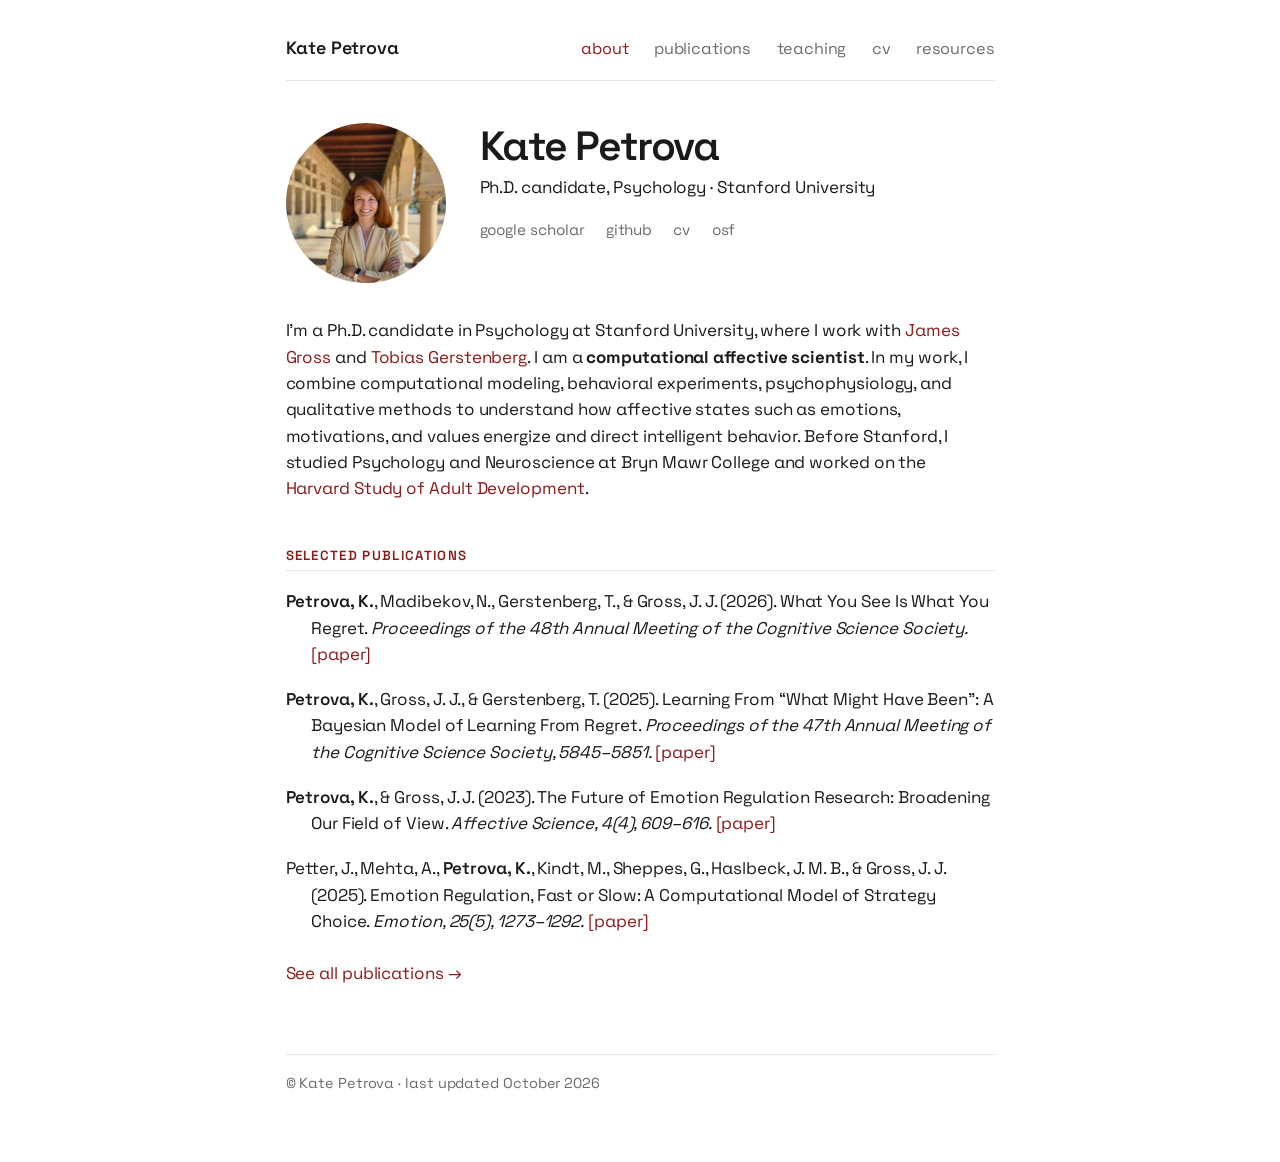
<file: index.html>
<!doctype html>
<html lang="en">
<head>
  <meta charset="utf-8">
  <meta name="viewport" content="width=device-width, initial-scale=1">
  <title>Kate Petrova</title>
  <meta name="description" content="Kate Petrova is a Ph.D. candidate in Psychology at Stanford University studying computational affective science.">
  <link rel="stylesheet" href="styles.css">
  <link rel="preconnect" href="https://fonts.googleapis.com">
  <link rel="preconnect" href="https://fonts.gstatic.com" crossorigin>
  <link href="https://fonts.googleapis.com/css2?family=Space+Grotesk:wght@400;500;600;700&display=swap" rel="stylesheet">
</head>
<body>
  <div class="container">
    <header class="site-header">
      <nav class="site-nav">
        <a href="index.html" class="brand">Kate Petrova</a>
        <a href="index.html" class="active">about</a>
        <a href="publications.html">publications</a>
        <a href="teaching.html">teaching</a>
        <a href="cv.html">cv</a>
        <a href="resources.html">resources</a>
      </nav>
    </header>

    <section class="hero">
      <div class="hero-photo">
        <img src="profile.png" alt="Kate Petrova">
      </div>
      <div class="hero-text">
        <h1>Kate Petrova</h1>
        <p>Ph.D. candidate, Psychology &middot; Stanford University</p>
        <div class="icon-links">
          <a href="https://scholar.google.com/citations?user=rI-soqgAAAAJ&hl=en&authuser=1" target="_blank" rel="noopener">google scholar</a>
          <a href="https://github.com/kateptrv" target="_blank" rel="noopener">github</a>
          <a href="cv.pdf" target="_blank" rel="noopener">cv</a>
          <a href="https://osf.io/2hm49/" target="_blank" rel="noopener">osf</a>
        </div>
      </div>
    </section>

    <section>
      <p>
        I&rsquo;m a Ph.D. candidate in Psychology at Stanford University, where I work
        with <a href="https://spl.stanford.edu/" target="_blank" rel="noopener">James Gross</a>
        and <a href="https://cicl.stanford.edu/" target="_blank" rel="noopener">Tobias Gerstenberg</a>.
        I am a <b>computational affective scientist</b>. In my work, I combine computational modeling, behavioral experiments, psychophysiology, and qualitative methods to understand how affective states such as emotions, motivations, and values energize and direct intelligent behavior.
        Before Stanford, I studied Psychology and Neuroscience at Bryn Mawr College
        and worked on the <a href="https://www.adultdevelopmentstudy.org" target="_blank" rel="noopener">Harvard Study of Adult Development</a>.
      </p>
    </section>

    <section>
      <h2>Selected publications</h2>

      <div class="pub">
        <span class="me">Petrova, K.</span>, Madibekov, N., Gerstenberg, T., &amp; Gross, J. J. (2026).
        What You See Is What You Regret.
        <span class="venue">Proceedings of the 48th Annual Meeting of the Cognitive Science Society.</span>
        <a href="https://escholarship.org/uc/item/2rh0g87t" target="_blank" rel="noopener">[paper]</a>
      </div>

      <div class="pub">
        <span class="me">Petrova, K.</span>, Gross, J. J., &amp; Gerstenberg, T. (2025).
        Learning From &ldquo;What Might Have Been&rdquo;: A Bayesian Model of Learning From Regret.
        <span class="venue">Proceedings of the 47th Annual Meeting of the Cognitive Science Society, 5845&ndash;5851.</span>
        <a href="https://escholarship.org/uc/item/3zv3g7xg" target="_blank" rel="noopener">[paper]</a>
      </div>

      <div class="pub">
        <span class="me">Petrova, K.</span>, &amp; Gross, J. J. (2023).
        The Future of Emotion Regulation Research: Broadening Our Field of View.
        <span class="venue">Affective Science, 4(4), 609&ndash;616.</span>
        <a href="https://doi.org/10.1007/s42761-023-00222-0" target="_blank" rel="noopener">[paper]</a>
      </div>

      <div class="pub">
        Petter, J., Mehta, A., <span class="me">Petrova, K.</span>, Kindt, M., Sheppes, G., Haslbeck, J. M. B., &amp; Gross, J. J. (2025).
        Emotion Regulation, Fast or Slow: A Computational Model of Strategy Choice.
        <span class="venue">Emotion, 25(5), 1273&ndash;1292.</span>
        <a href="https://doi.org/10.1037/emo0001471" target="_blank" rel="noopener">[paper]</a>
      </div>

      <p style="margin-top:1.5rem"><a href="publications.html">See all publications &rarr;</a></p>
    </section>

    <footer>
      &copy; Kate Petrova &middot; last updated October 2026
    </footer>
  </div>
</body>
</html>
</file>
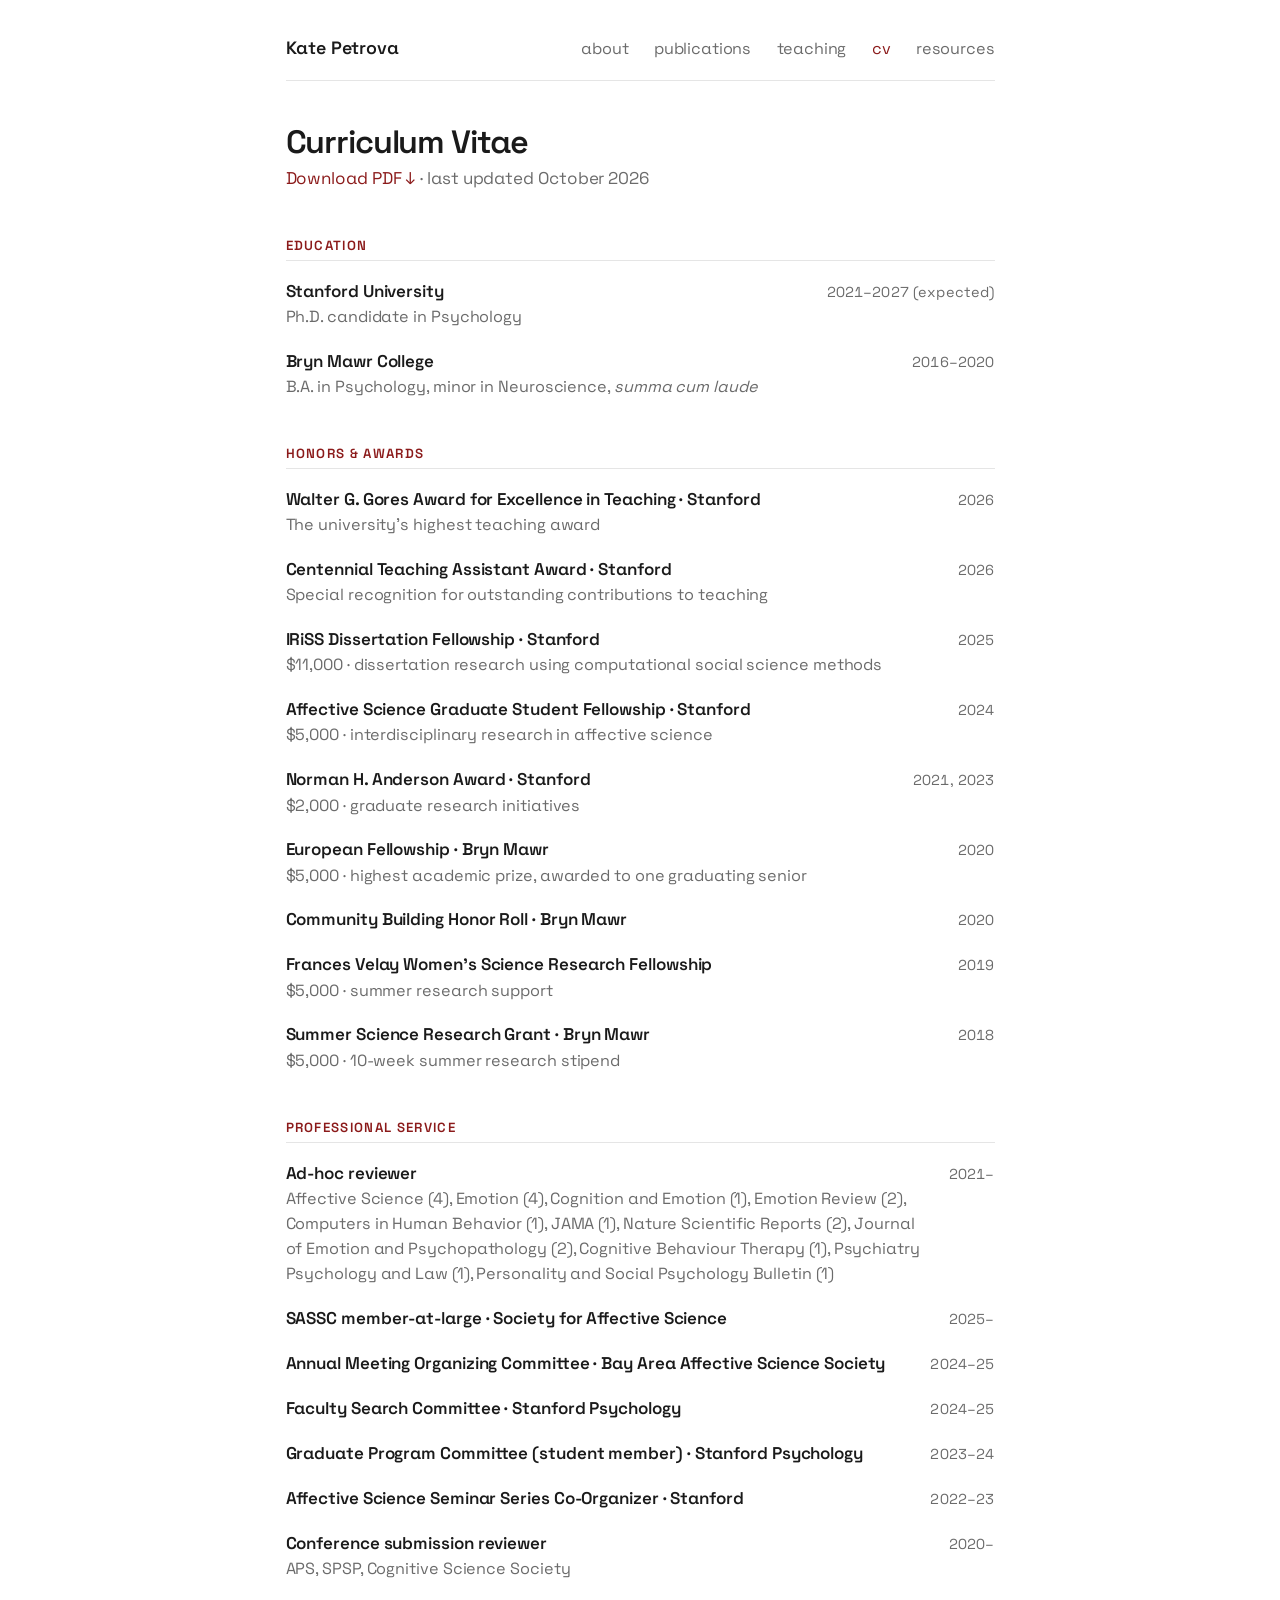
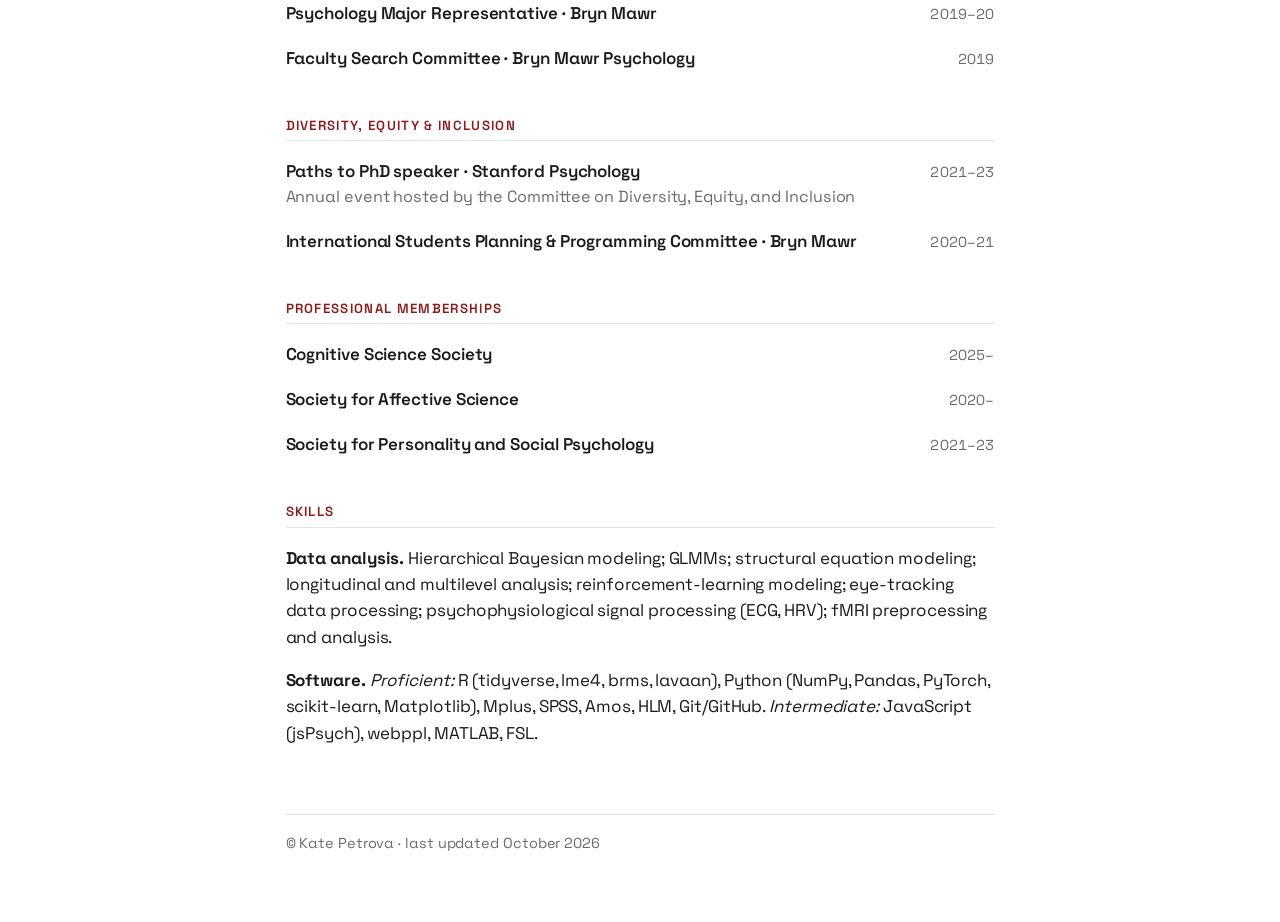
<file: cv.html>
<!doctype html>
<html lang="en">
<head>
  <meta charset="utf-8">
  <meta name="viewport" content="width=device-width, initial-scale=1">
  <title>CV &middot; Kate Petrova</title>
  <link rel="stylesheet" href="styles.css">
  <link rel="preconnect" href="https://fonts.googleapis.com">
  <link rel="preconnect" href="https://fonts.gstatic.com" crossorigin>
  <link href="https://fonts.googleapis.com/css2?family=Space+Grotesk:wght@400;500;600;700&display=swap" rel="stylesheet">
</head>
<body>
  <div class="container">
    <header class="site-header">
      <nav class="site-nav">
        <a href="index.html" class="brand">Kate Petrova</a>
        <a href="index.html">about</a>
        <a href="publications.html">publications</a>
        <a href="teaching.html">teaching</a>
        <a href="cv.html" class="active">cv</a>
        <a href="resources.html">resources</a>
      </nav>
    </header>

    <h1 style="font-size:1.9rem;margin-bottom:0.25rem;">Curriculum Vitae</h1>
    <p style="color:var(--muted);">
      <a href="cv.pdf" target="_blank" rel="noopener">Download PDF &darr;</a> &middot; last updated October 2026
    </p>

    <h2>Education</h2>
    <div class="entry">
      <div class="entry-main">
        <div class="title">Stanford University</div>
        <div class="sub">Ph.D. candidate in Psychology</div>
      </div>
      <div class="when">2021&ndash;2027 (expected)</div>
    </div>
    <div class="entry">
      <div class="entry-main">
        <div class="title">Bryn Mawr College</div>
        <div class="sub">B.A. in Psychology, minor in Neuroscience, <em>summa cum laude</em></div>
      </div>
      <div class="when">2016&ndash;2020</div>
    </div>

    <h2>Honors &amp; awards</h2>
    <div class="entry">
      <div class="entry-main">
        <div class="title">Walter G. Gores Award for Excellence in Teaching &middot; Stanford</div>
        <div class="sub">The university&rsquo;s highest teaching award</div>
      </div>
      <div class="when">2026</div>
    </div>
    <div class="entry">
      <div class="entry-main">
        <div class="title">Centennial Teaching Assistant Award &middot; Stanford</div>
        <div class="sub">Special recognition for outstanding contributions to teaching</div>
      </div>
      <div class="when">2026</div>
    </div>
    <div class="entry">
      <div class="entry-main">
        <div class="title">IRiSS Dissertation Fellowship &middot; Stanford</div>
        <div class="sub">$11,000 &middot; dissertation research using computational social science methods</div>
      </div>
      <div class="when">2025</div>
    </div>
    <div class="entry">
      <div class="entry-main">
        <div class="title">Affective Science Graduate Student Fellowship &middot; Stanford</div>
        <div class="sub">$5,000 &middot; interdisciplinary research in affective science</div>
      </div>
      <div class="when">2024</div>
    </div>
    <div class="entry">
      <div class="entry-main">
        <div class="title">Norman H. Anderson Award &middot; Stanford</div>
        <div class="sub">$2,000 &middot; graduate research initiatives</div>
      </div>
      <div class="when">2021, 2023</div>
    </div>
    <div class="entry">
      <div class="entry-main">
        <div class="title">European Fellowship &middot; Bryn Mawr</div>
        <div class="sub">$5,000 &middot; highest academic prize, awarded to one graduating senior</div>
      </div>
      <div class="when">2020</div>
    </div>
    <div class="entry">
      <div class="entry-main">
        <div class="title">Community Building Honor Roll &middot; Bryn Mawr</div>
      </div>
      <div class="when">2020</div>
    </div>
    <div class="entry">
      <div class="entry-main">
        <div class="title">Frances Velay Women&rsquo;s Science Research Fellowship</div>
        <div class="sub">$5,000 &middot; summer research support</div>
      </div>
      <div class="when">2019</div>
    </div>
    <div class="entry">
      <div class="entry-main">
        <div class="title">Summer Science Research Grant &middot; Bryn Mawr</div>
        <div class="sub">$5,000 &middot; 10-week summer research stipend</div>
      </div>
      <div class="when">2018</div>
    </div>

    <h2>Professional service</h2>
    <div class="entry">
      <div class="entry-main">
        <div class="title">Ad-hoc reviewer</div>
        <div class="sub">
          Affective Science (4), Emotion (4), Cognition and Emotion (1), Emotion Review (2),
          Computers in Human Behavior (1), JAMA (1), Nature Scientific Reports (2),
          Journal of Emotion and Psychopathology (2), Cognitive Behaviour Therapy (1),
          Psychiatry Psychology and Law (1), Personality and Social Psychology Bulletin (1)
        </div>
      </div>
      <div class="when">2021&ndash;</div>
    </div>
    <div class="entry">
      <div class="entry-main">
        <div class="title">SASSC member-at-large &middot; Society for Affective Science</div>
      </div>
      <div class="when">2025&ndash;</div>
    </div>
    <div class="entry">
      <div class="entry-main">
        <div class="title">Annual Meeting Organizing Committee &middot; Bay Area Affective Science Society</div>
      </div>
      <div class="when">2024&ndash;25</div>
    </div>
    <div class="entry">
      <div class="entry-main">
        <div class="title">Faculty Search Committee &middot; Stanford Psychology</div>
      </div>
      <div class="when">2024&ndash;25</div>
    </div>
    <div class="entry">
      <div class="entry-main">
        <div class="title">Graduate Program Committee (student member) &middot; Stanford Psychology</div>
      </div>
      <div class="when">2023&ndash;24</div>
    </div>
    <div class="entry">
      <div class="entry-main">
        <div class="title">Affective Science Seminar Series Co-Organizer &middot; Stanford</div>
      </div>
      <div class="when">2022&ndash;23</div>
    </div>
    <div class="entry">
      <div class="entry-main">
        <div class="title">Conference submission reviewer</div>
        <div class="sub">APS, SPSP, Cognitive Science Society</div>
      </div>
      <div class="when">2020&ndash;</div>
    </div>
    <div class="entry">
      <div class="entry-main">
        <div class="title">Psychology Major Representative &middot; Bryn Mawr</div>
      </div>
      <div class="when">2019&ndash;20</div>
    </div>
    <div class="entry">
      <div class="entry-main">
        <div class="title">Faculty Search Committee &middot; Bryn Mawr Psychology</div>
      </div>
      <div class="when">2019</div>
    </div>

    <h2>Diversity, equity &amp; inclusion</h2>
    <div class="entry">
      <div class="entry-main">
        <div class="title">Paths to PhD speaker &middot; Stanford Psychology</div>
        <div class="sub">Annual event hosted by the Committee on Diversity, Equity, and Inclusion</div>
      </div>
      <div class="when">2021&ndash;23</div>
    </div>
    <div class="entry">
      <div class="entry-main">
        <div class="title">International Students Planning &amp; Programming Committee &middot; Bryn Mawr</div>
      </div>
      <div class="when">2020&ndash;21</div>
    </div>

    <h2>Professional memberships</h2>
    <div class="entry">
      <div class="entry-main"><div class="title">Cognitive Science Society</div></div>
      <div class="when">2025&ndash;</div>
    </div>
    <div class="entry">
      <div class="entry-main"><div class="title">Society for Affective Science</div></div>
      <div class="when">2020&ndash;</div>
    </div>
    <div class="entry">
      <div class="entry-main"><div class="title">Society for Personality and Social Psychology</div></div>
      <div class="when">2021&ndash;23</div>
    </div>

    <h2>Skills</h2>
    <p>
      <strong>Data analysis.</strong>
      Hierarchical Bayesian modeling; GLMMs; structural equation modeling;
      longitudinal and multilevel analysis; reinforcement-learning modeling;
      eye-tracking data processing; psychophysiological signal processing (ECG, HRV);
      fMRI preprocessing and analysis.
    </p>
    <p>
      <strong>Software.</strong>
      <em>Proficient:</em> R (tidyverse, lme4, brms, lavaan), Python (NumPy, Pandas, PyTorch, scikit-learn, Matplotlib),
      Mplus, SPSS, Amos, HLM, Git/GitHub.
      <em>Intermediate:</em> JavaScript (jsPsych), webppl, MATLAB, FSL.
    </p>

    <footer>
      &copy; Kate Petrova &middot; last updated October 2026
    </footer>
  </div>
</body>
</html>
</file>
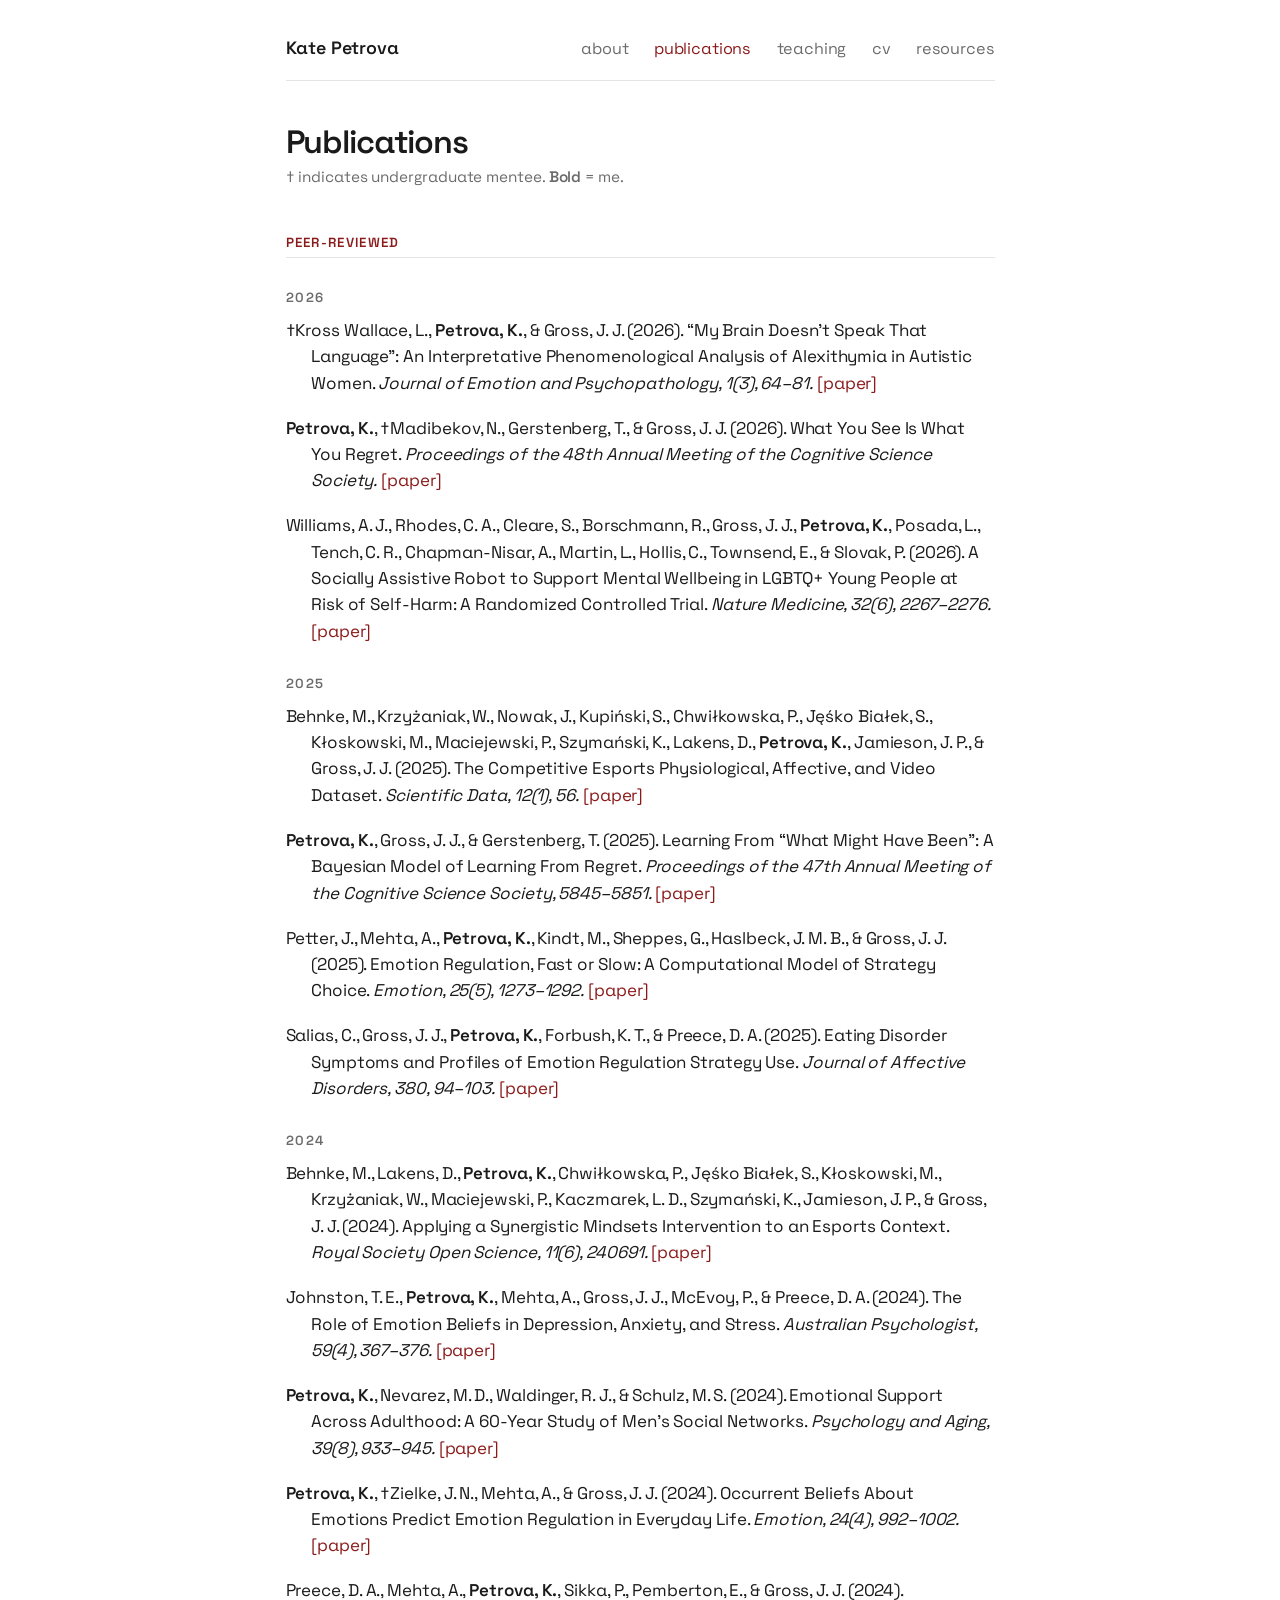
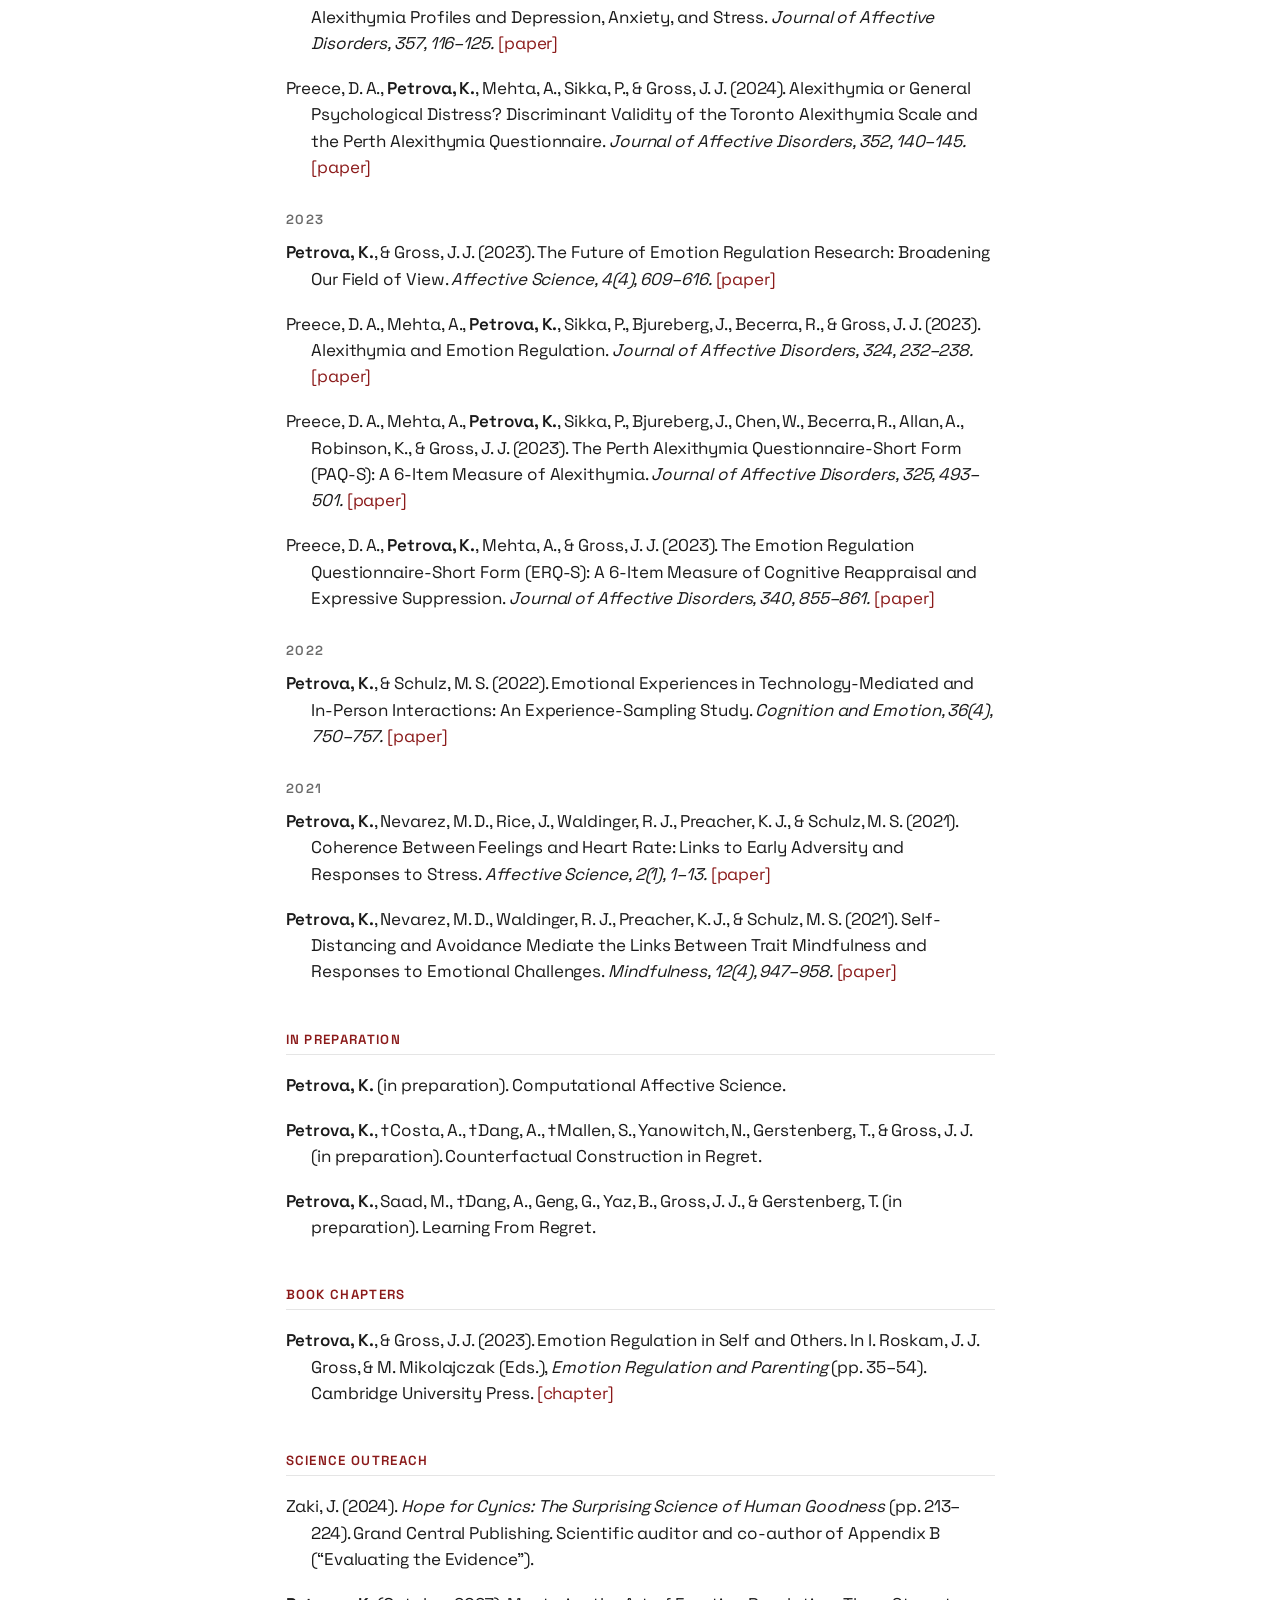
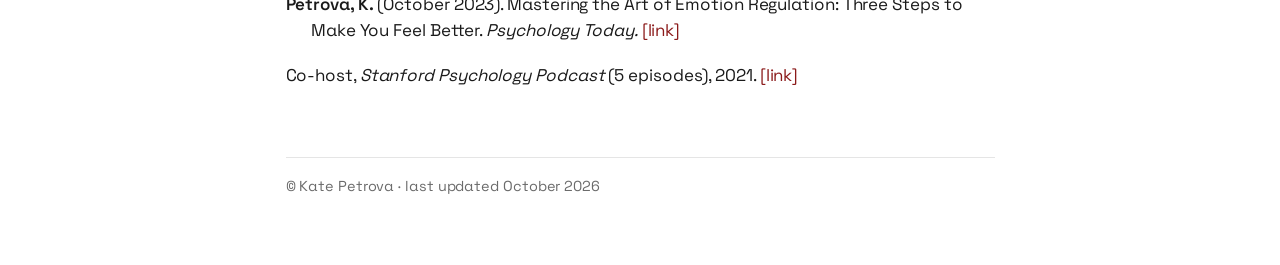
<file: publications.html>
<!doctype html>
<html lang="en">
<head>
  <meta charset="utf-8">
  <meta name="viewport" content="width=device-width, initial-scale=1">
  <title>Publications &middot; Kate Petrova</title>
  <link rel="stylesheet" href="styles.css">
  <link rel="preconnect" href="https://fonts.googleapis.com">
  <link rel="preconnect" href="https://fonts.gstatic.com" crossorigin>
  <link href="https://fonts.googleapis.com/css2?family=Space+Grotesk:wght@400;500;600;700&display=swap" rel="stylesheet">
</head>
<body>
  <div class="container">
    <header class="site-header">
      <nav class="site-nav">
        <a href="index.html" class="brand">Kate Petrova</a>
        <a href="index.html">about</a>
        <a href="publications.html" class="active">publications</a>
        <a href="teaching.html">teaching</a>
        <a href="cv.html">cv</a>
        <a href="resources.html">resources</a>
      </nav>
    </header>

    <h1 style="font-size:1.9rem;margin-bottom:0.25rem;">Publications</h1>
    <p style="color:var(--muted);font-size:0.9rem;">&dagger; indicates undergraduate mentee. <span class="me" style="font-weight:600;">Bold</span> = me.</p>

    <h2>Peer-reviewed</h2>

    <div class="pub-year">2026</div>
    <div class="pub">
      &dagger;Kross Wallace, L., <span class="me">Petrova, K.</span>, &amp; Gross, J. J. (2026).
      &ldquo;My Brain Doesn&rsquo;t Speak That Language&rdquo;: An Interpretative Phenomenological Analysis of Alexithymia in Autistic Women.
      <span class="venue">Journal of Emotion and Psychopathology, 1(3), 64&ndash;81.</span>
      <a href="https://doi.org/10.55913/77fg3z82" target="_blank" rel="noopener">[paper]</a>
    </div>
    <div class="pub">
      <span class="me">Petrova, K.</span>, &dagger;Madibekov, N., Gerstenberg, T., &amp; Gross, J. J. (2026).
      What You See Is What You Regret.
      <span class="venue">Proceedings of the 48th Annual Meeting of the Cognitive Science Society.</span>
      <a href="https://escholarship.org/uc/item/2rh0g87t" target="_blank" rel="noopener">[paper]</a>
    </div>
    <div class="pub">
      Williams, A. J., Rhodes, C. A., Cleare, S., Borschmann, R., Gross, J. J., <span class="me">Petrova, K.</span>, Posada, L., Tench, C. R., Chapman-Nisar, A., Martin, L., Hollis, C., Townsend, E., &amp; Slovak, P. (2026).
      A Socially Assistive Robot to Support Mental Wellbeing in LGBTQ+ Young People at Risk of Self-Harm: A Randomized Controlled Trial.
      <span class="venue">Nature Medicine, 32(6), 2267&ndash;2276.</span>
      <a href="https://doi.org/10.1038/s41591-026-04422-6" target="_blank" rel="noopener">[paper]</a>
    </div>

    <div class="pub-year">2025</div>
    <div class="pub">
      Behnke, M., Krzyżaniak, W., Nowak, J., Kupiński, S., Chwiłkowska, P., Jęśko Białek, S., Kłoskowski, M., Maciejewski, P., Szymański, K., Lakens, D., <span class="me">Petrova, K.</span>, Jamieson, J. P., &amp; Gross, J. J. (2025).
      The Competitive Esports Physiological, Affective, and Video Dataset.
      <span class="venue">Scientific Data, 12(1), 56.</span>
      <a href="https://doi.org/10.1038/s41597-024-04364-z" target="_blank" rel="noopener">[paper]</a>
    </div>
    <div class="pub">
      <span class="me">Petrova, K.</span>, Gross, J. J., &amp; Gerstenberg, T. (2025).
      Learning From &ldquo;What Might Have Been&rdquo;: A Bayesian Model of Learning From Regret.
      <span class="venue">Proceedings of the 47th Annual Meeting of the Cognitive Science Society, 5845&ndash;5851.</span>
      <a href="https://escholarship.org/uc/item/3zv3g7xg" target="_blank" rel="noopener">[paper]</a>
    </div>
    <div class="pub">
      Petter, J., Mehta, A., <span class="me">Petrova, K.</span>, Kindt, M., Sheppes, G., Haslbeck, J. M. B., &amp; Gross, J. J. (2025).
      Emotion Regulation, Fast or Slow: A Computational Model of Strategy Choice.
      <span class="venue">Emotion, 25(5), 1273&ndash;1292.</span>
      <a href="https://doi.org/10.1037/emo0001471" target="_blank" rel="noopener">[paper]</a>
    </div>
    <div class="pub">
      Salias, C., Gross, J. J., <span class="me">Petrova, K.</span>, Forbush, K. T., &amp; Preece, D. A. (2025).
      Eating Disorder Symptoms and Profiles of Emotion Regulation Strategy Use.
      <span class="venue">Journal of Affective Disorders, 380, 94&ndash;103.</span>
      <a href="https://doi.org/10.1016/j.jad.2025.03.050" target="_blank" rel="noopener">[paper]</a>
    </div>

    <div class="pub-year">2024</div>
    <div class="pub">
      Behnke, M., Lakens, D., <span class="me">Petrova, K.</span>, Chwiłkowska, P., Jęśko Białek, S., Kłoskowski, M., Krzyżaniak, W., Maciejewski, P., Kaczmarek, L. D., Szymański, K., Jamieson, J. P., &amp; Gross, J. J. (2024).
      Applying a Synergistic Mindsets Intervention to an Esports Context.
      <span class="venue">Royal Society Open Science, 11(6), 240691.</span>
      <a href="https://doi.org/10.1098/rsos.240691" target="_blank" rel="noopener">[paper]</a>
    </div>
    <div class="pub">
      Johnston, T. E., <span class="me">Petrova, K.</span>, Mehta, A., Gross, J. J., McEvoy, P., &amp; Preece, D. A. (2024).
      The Role of Emotion Beliefs in Depression, Anxiety, and Stress.
      <span class="venue">Australian Psychologist, 59(4), 367&ndash;376.</span>
      <a href="https://doi.org/10.1080/00050067.2023.2290734" target="_blank" rel="noopener">[paper]</a>
    </div>
    <div class="pub">
      <span class="me">Petrova, K.</span>, Nevarez, M. D., Waldinger, R. J., &amp; Schulz, M. S. (2024).
      Emotional Support Across Adulthood: A 60-Year Study of Men&rsquo;s Social Networks.
      <span class="venue">Psychology and Aging, 39(8), 933&ndash;945.</span>
      <a href="https://doi.org/10.1037/pag0000843" target="_blank" rel="noopener">[paper]</a>
    </div>
    <div class="pub">
      <span class="me">Petrova, K.</span>, &dagger;Zielke, J. N., Mehta, A., &amp; Gross, J. J. (2024).
      Occurrent Beliefs About Emotions Predict Emotion Regulation in Everyday Life.
      <span class="venue">Emotion, 24(4), 992&ndash;1002.</span>
      <a href="https://doi.org/10.1037/emo0001317" target="_blank" rel="noopener">[paper]</a>
    </div>
    <div class="pub">
      Preece, D. A., Mehta, A., <span class="me">Petrova, K.</span>, Sikka, P., Pemberton, E., &amp; Gross, J. J. (2024).
      Alexithymia Profiles and Depression, Anxiety, and Stress.
      <span class="venue">Journal of Affective Disorders, 357, 116&ndash;125.</span>
      <a href="https://doi.org/10.1016/j.jad.2024.02.071" target="_blank" rel="noopener">[paper]</a>
    </div>
    <div class="pub">
      Preece, D. A., <span class="me">Petrova, K.</span>, Mehta, A., Sikka, P., &amp; Gross, J. J. (2024).
      Alexithymia or General Psychological Distress? Discriminant Validity of the Toronto Alexithymia Scale and the Perth Alexithymia Questionnaire.
      <span class="venue">Journal of Affective Disorders, 352, 140&ndash;145.</span>
      <a href="https://doi.org/10.1016/j.jad.2024.01.271" target="_blank" rel="noopener">[paper]</a>
    </div>

    <div class="pub-year">2023</div>
    <div class="pub">
      <span class="me">Petrova, K.</span>, &amp; Gross, J. J. (2023).
      The Future of Emotion Regulation Research: Broadening Our Field of View.
      <span class="venue">Affective Science, 4(4), 609&ndash;616.</span>
      <a href="https://doi.org/10.1007/s42761-023-00222-0" target="_blank" rel="noopener">[paper]</a>
    </div>
    <div class="pub">
      Preece, D. A., Mehta, A., <span class="me">Petrova, K.</span>, Sikka, P., Bjureberg, J., Becerra, R., &amp; Gross, J. J. (2023).
      Alexithymia and Emotion Regulation.
      <span class="venue">Journal of Affective Disorders, 324, 232&ndash;238.</span>
      <a href="https://doi.org/10.1016/j.jad.2022.12.065" target="_blank" rel="noopener">[paper]</a>
    </div>
    <div class="pub">
      Preece, D. A., Mehta, A., <span class="me">Petrova, K.</span>, Sikka, P., Bjureberg, J., Chen, W., Becerra, R., Allan, A., Robinson, K., &amp; Gross, J. J. (2023).
      The Perth Alexithymia Questionnaire-Short Form (PAQ-S): A 6-Item Measure of Alexithymia.
      <span class="venue">Journal of Affective Disorders, 325, 493&ndash;501.</span>
      <a href="https://doi.org/10.1016/j.jad.2023.01.036" target="_blank" rel="noopener">[paper]</a>
    </div>
    <div class="pub">
      Preece, D. A., <span class="me">Petrova, K.</span>, Mehta, A., &amp; Gross, J. J. (2023).
      The Emotion Regulation Questionnaire-Short Form (ERQ-S): A 6-Item Measure of Cognitive Reappraisal and Expressive Suppression.
      <span class="venue">Journal of Affective Disorders, 340, 855&ndash;861.</span>
      <a href="https://doi.org/10.1016/j.jad.2023.08.076" target="_blank" rel="noopener">[paper]</a>
    </div>

    <div class="pub-year">2022</div>
    <div class="pub">
      <span class="me">Petrova, K.</span>, &amp; Schulz, M. S. (2022).
      Emotional Experiences in Technology-Mediated and In-Person Interactions: An Experience-Sampling Study.
      <span class="venue">Cognition and Emotion, 36(4), 750&ndash;757.</span>
      <a href="https://doi.org/10.1080/02699931.2022.2043244" target="_blank" rel="noopener">[paper]</a>
    </div>

    <div class="pub-year">2021</div>
    <div class="pub">
      <span class="me">Petrova, K.</span>, Nevarez, M. D., Rice, J., Waldinger, R. J., Preacher, K. J., &amp; Schulz, M. S. (2021).
      Coherence Between Feelings and Heart Rate: Links to Early Adversity and Responses to Stress.
      <span class="venue">Affective Science, 2(1), 1&ndash;13.</span>
      <a href="https://doi.org/10.1007/s42761-020-00027-5" target="_blank" rel="noopener">[paper]</a>
    </div>
    <div class="pub">
      <span class="me">Petrova, K.</span>, Nevarez, M. D., Waldinger, R. J., Preacher, K. J., &amp; Schulz, M. S. (2021).
      Self-Distancing and Avoidance Mediate the Links Between Trait Mindfulness and Responses to Emotional Challenges.
      <span class="venue">Mindfulness, 12(4), 947&ndash;958.</span>
      <a href="https://doi.org/10.1007/s12671-020-01559-4" target="_blank" rel="noopener">[paper]</a>
    </div>

    <h2>In preparation</h2>
    <div class="pub">
      <span class="me">Petrova, K.</span> (in preparation).
      Computational Affective Science.
    </div>
    <div class="pub">
      <span class="me">Petrova, K.</span>, &dagger;Costa, A., &dagger;Dang, A., &dagger;Mallen, S., Yanowitch, N., Gerstenberg, T., &amp; Gross, J. J. (in preparation).
      Counterfactual Construction in Regret.
    </div>
    <div class="pub">
      <span class="me">Petrova, K.</span>, Saad, M., &dagger;Dang, A., Geng, G., Yaz, B., Gross, J. J., &amp; Gerstenberg, T. (in preparation).
      Learning From Regret.
    </div>

    <h2>Book chapters</h2>
    <div class="pub">
      <span class="me">Petrova, K.</span>, &amp; Gross, J. J. (2023).
      Emotion Regulation in Self and Others. In I. Roskam, J. J. Gross, &amp; M. Mikolajczak (Eds.),
      <span class="venue">Emotion Regulation and Parenting</span> (pp. 35&ndash;54). Cambridge University Press.
      <a href="https://doi.org/10.1017/9781009304368.004" target="_blank" rel="noopener">[chapter]</a>
    </div>

    <h2>Science outreach</h2>
    <div class="pub">
      Zaki, J. (2024). <span class="venue">Hope for Cynics: The Surprising Science of Human Goodness</span> (pp. 213&ndash;224). Grand Central Publishing.
      Scientific auditor and co-author of Appendix B (&ldquo;Evaluating the Evidence&rdquo;).
    </div>
    <div class="pub">
      <span class="me">Petrova, K.</span> (October 2023).
      Mastering the Art of Emotion Regulation: Three Steps to Make You Feel Better.
      <span class="venue">Psychology Today.</span>
      <a href="https://www.psychologytoday.com/us/blog/feel-better/202310/mastering-the-art-of-rethinking" target="_blank" rel="noopener">[link]</a>
    </div>
    <div class="pub">
      Co-host, <span class="venue">Stanford Psychology Podcast</span> (5 episodes), 2021.
      <a href="https://www.buzzsprout.com/1801436" target="_blank" rel="noopener">[link]</a>
    </div>

    <footer>
      &copy; Kate Petrova &middot; last updated October 2026
    </footer>
  </div>
</body>
</html>
</file>
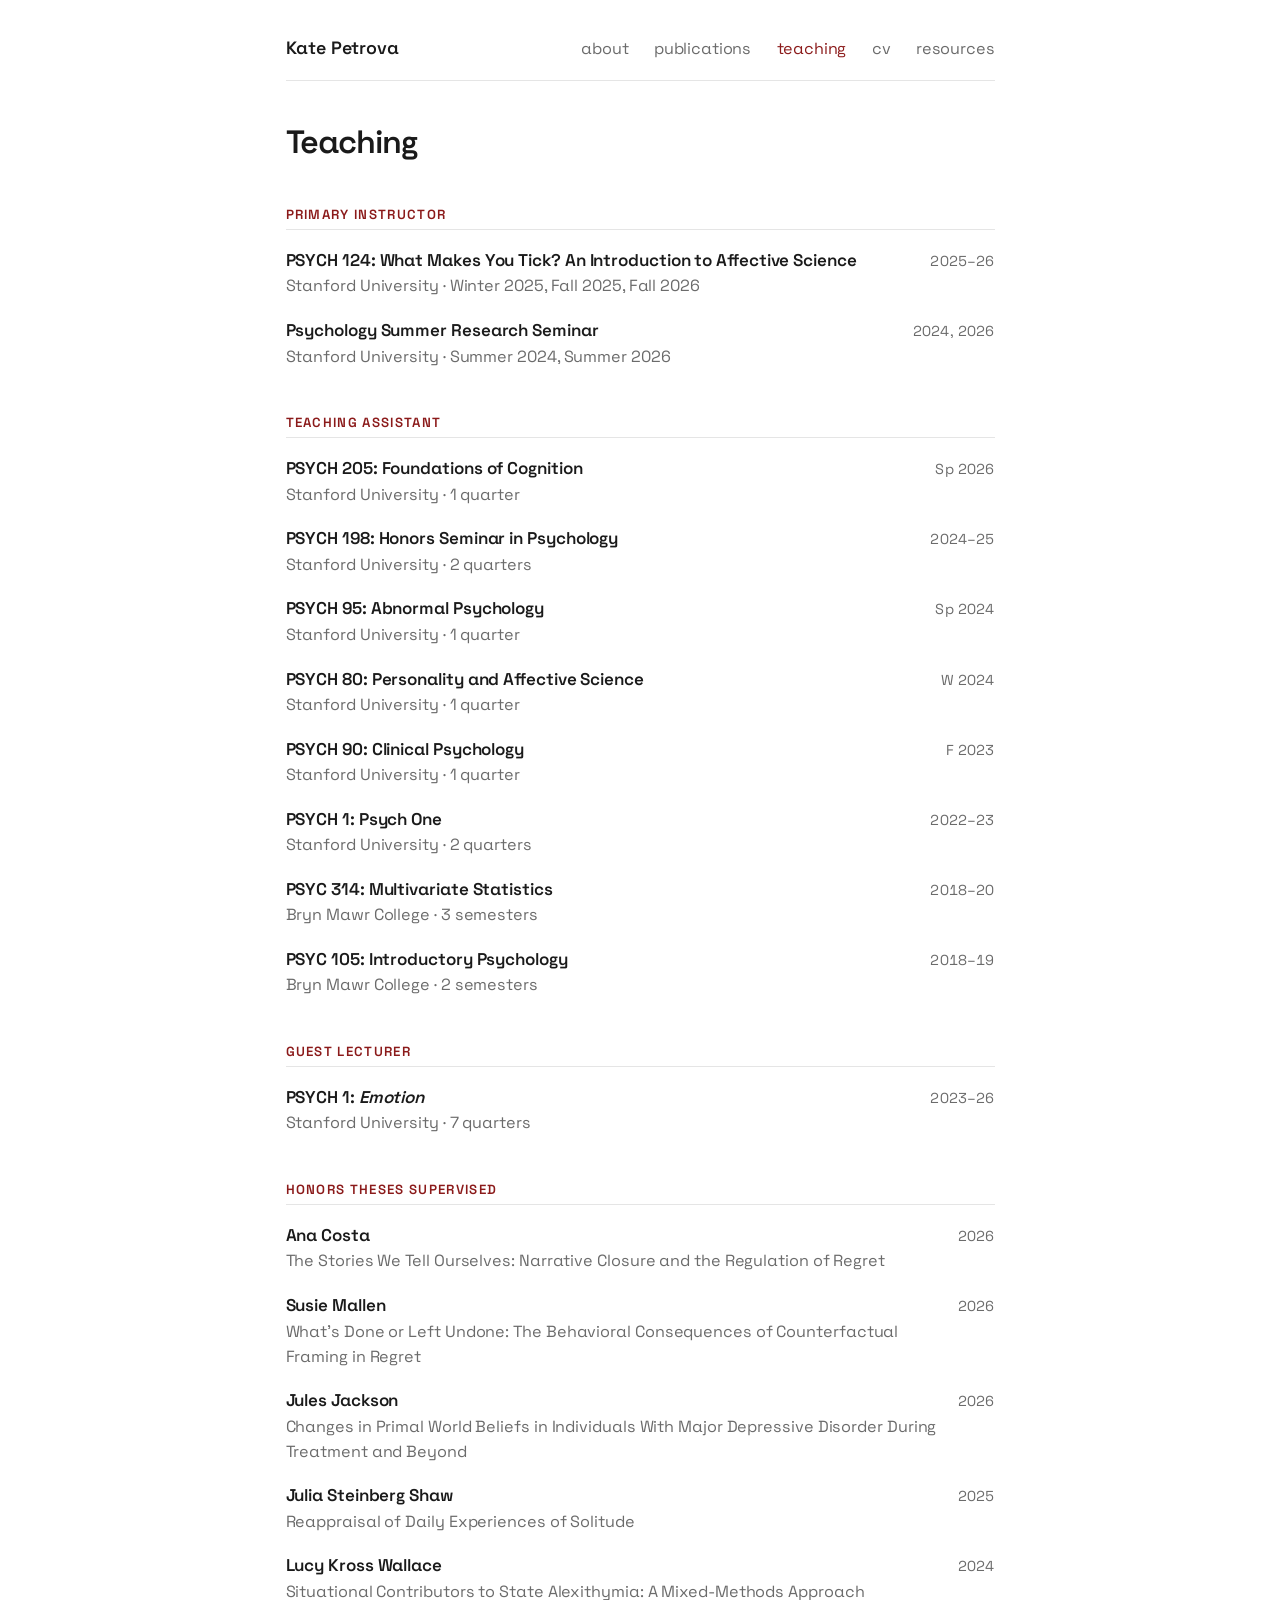
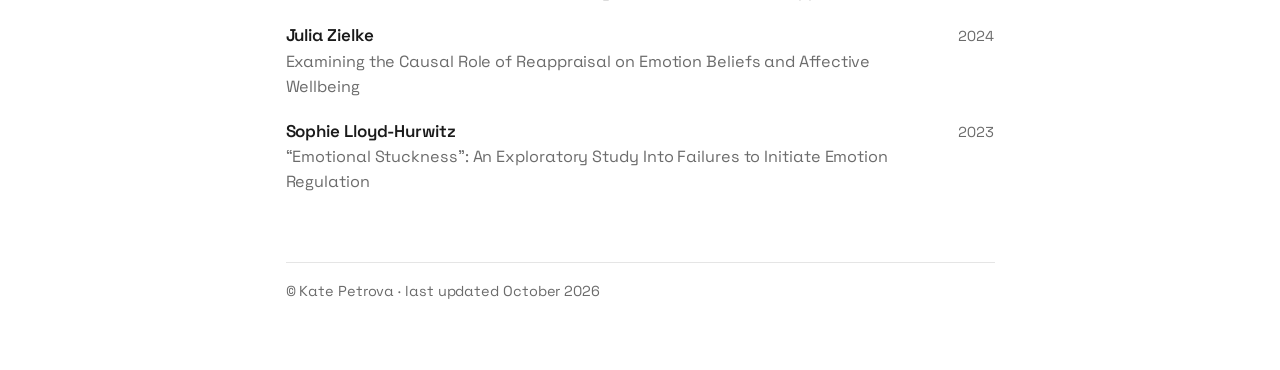
<file: teaching.html>
<!doctype html>
<html lang="en">
<head>
  <meta charset="utf-8">
  <meta name="viewport" content="width=device-width, initial-scale=1">
  <title>Teaching &middot; Kate Petrova</title>
  <link rel="stylesheet" href="styles.css">
  <link rel="preconnect" href="https://fonts.googleapis.com">
  <link rel="preconnect" href="https://fonts.gstatic.com" crossorigin>
  <link href="https://fonts.googleapis.com/css2?family=Space+Grotesk:wght@400;500;600;700&display=swap" rel="stylesheet">
</head>
<body>
  <div class="container">
    <header class="site-header">
      <nav class="site-nav">
        <a href="index.html" class="brand">Kate Petrova</a>
        <a href="index.html">about</a>
        <a href="publications.html">publications</a>
        <a href="teaching.html" class="active">teaching</a>
        <a href="cv.html">cv</a>
        <a href="resources.html">resources</a>
      </nav>
    </header>

    <h1 style="font-size:1.9rem;margin-bottom:1.5rem;">Teaching</h1>

    <h2>Primary instructor</h2>

    <div class="entry">
      <div class="entry-main">
        <div class="title">PSYCH 124: What Makes You Tick? An Introduction to Affective Science</div>
        <div class="sub">Stanford University &middot; Winter 2025, Fall 2025, Fall 2026</div>
      </div>
      <div class="when">2025&ndash;26</div>
    </div>

    <div class="entry">
      <div class="entry-main">
        <div class="title">Psychology Summer Research Seminar</div>
        <div class="sub">Stanford University &middot; Summer 2024, Summer 2026</div>
      </div>
      <div class="when">2024, 2026</div>
    </div>

    <h2>Teaching assistant</h2>

    <div class="entry">
      <div class="entry-main">
        <div class="title">PSYCH 205: Foundations of Cognition</div>
        <div class="sub">Stanford University &middot; 1 quarter</div>
      </div>
      <div class="when">Sp 2026</div>
    </div>

    <div class="entry">
      <div class="entry-main">
        <div class="title">PSYCH 198: Honors Seminar in Psychology</div>
        <div class="sub">Stanford University &middot; 2 quarters</div>
      </div>
      <div class="when">2024&ndash;25</div>
    </div>

    <div class="entry">
      <div class="entry-main">
        <div class="title">PSYCH 95: Abnormal Psychology</div>
        <div class="sub">Stanford University &middot; 1 quarter</div>
      </div>
      <div class="when">Sp 2024</div>
    </div>

    <div class="entry">
      <div class="entry-main">
        <div class="title">PSYCH 80: Personality and Affective Science</div>
        <div class="sub">Stanford University &middot; 1 quarter</div>
      </div>
      <div class="when">W 2024</div>
    </div>

    <div class="entry">
      <div class="entry-main">
        <div class="title">PSYCH 90: Clinical Psychology</div>
        <div class="sub">Stanford University &middot; 1 quarter</div>
      </div>
      <div class="when">F 2023</div>
    </div>

    <div class="entry">
      <div class="entry-main">
        <div class="title">PSYCH 1: Psych One</div>
        <div class="sub">Stanford University &middot; 2 quarters</div>
      </div>
      <div class="when">2022&ndash;23</div>
    </div>

    <div class="entry">
      <div class="entry-main">
        <div class="title">PSYC 314: Multivariate Statistics</div>
        <div class="sub">Bryn Mawr College &middot; 3 semesters</div>
      </div>
      <div class="when">2018&ndash;20</div>
    </div>

    <div class="entry">
      <div class="entry-main">
        <div class="title">PSYC 105: Introductory Psychology</div>
        <div class="sub">Bryn Mawr College &middot; 2 semesters</div>
      </div>
      <div class="when">2018&ndash;19</div>
    </div>

    <h2>Guest lecturer</h2>

    <div class="entry">
      <div class="entry-main">
        <div class="title">PSYCH 1: <em>Emotion</em></div>
        <div class="sub">Stanford University &middot; 7 quarters</div>
      </div>
      <div class="when">2023&ndash;26</div>
    </div>

    <h2>Honors theses supervised</h2>

    <div class="entry">
      <div class="entry-main">
        <div class="title">Ana Costa</div>
        <div class="sub">The Stories We Tell Ourselves: Narrative Closure and the Regulation of Regret</div>
      </div>
      <div class="when">2026</div>
    </div>

    <div class="entry">
      <div class="entry-main">
        <div class="title">Susie Mallen</div>
        <div class="sub">What&rsquo;s Done or Left Undone: The Behavioral Consequences of Counterfactual Framing in Regret</div>
      </div>
      <div class="when">2026</div>
    </div>

    <div class="entry">
      <div class="entry-main">
        <div class="title">Jules Jackson</div>
        <div class="sub">Changes in Primal World Beliefs in Individuals With Major Depressive Disorder During Treatment and Beyond</div>
      </div>
      <div class="when">2026</div>
    </div>

    <div class="entry">
      <div class="entry-main">
        <div class="title">Julia Steinberg Shaw</div>
        <div class="sub">Reappraisal of Daily Experiences of Solitude</div>
      </div>
      <div class="when">2025</div>
    </div>

    <div class="entry">
      <div class="entry-main">
        <div class="title">Lucy Kross Wallace</div>
        <div class="sub">Situational Contributors to State Alexithymia: A Mixed-Methods Approach</div>
      </div>
      <div class="when">2024</div>
    </div>

    <div class="entry">
      <div class="entry-main">
        <div class="title">Julia Zielke</div>
        <div class="sub">Examining the Causal Role of Reappraisal on Emotion Beliefs and Affective Wellbeing</div>
      </div>
      <div class="when">2024</div>
    </div>

    <div class="entry">
      <div class="entry-main">
        <div class="title">Sophie Lloyd-Hurwitz</div>
        <div class="sub">&ldquo;Emotional Stuckness&rdquo;: An Exploratory Study Into Failures to Initiate Emotion Regulation</div>
      </div>
      <div class="when">2023</div>
    </div>

    <footer>
      &copy; Kate Petrova &middot; last updated October 2026
    </footer>
  </div>
</body>
</html>
</file>
<file: styles.css>
:root {
  --text: #1a1a1a;
  --muted: #6b6b6b;
  --accent: #8b1a1a;
  --bg: #ffffff;
  --rule: #e5e5e5;
  --max-width: 760px;
}

* { box-sizing: border-box; }

html {
  font-size: 17px;
  -webkit-text-size-adjust: 100%;
}

body {
  margin: 0;
  font-family: "Space Grotesk", -apple-system, BlinkMacSystemFont, "Helvetica Neue", Arial, sans-serif;
  font-feature-settings: "ss01", "ss02";
  color: var(--text);
  background: var(--bg);
  line-height: 1.55;
  letter-spacing: -0.005em;
}

.container {
  max-width: var(--max-width);
  margin: 0 auto;
  padding: 2rem 1.5rem 4rem;
}

/* ---------- header / nav ---------- */
header.site-header {
  border-bottom: 1px solid var(--rule);
  margin-bottom: 2.5rem;
  padding-bottom: 1rem;
}

nav.site-nav {
  display: flex;
  flex-wrap: wrap;
  align-items: baseline;
  gap: 1.5rem;
  font-size: 0.95rem;
  letter-spacing: -0.01em;
}

nav.site-nav .brand {
  font-weight: 600;
  font-size: 1.05rem;
  margin-right: auto;
  color: var(--text);
  text-decoration: none;
}

nav.site-nav a {
  color: var(--muted);
  text-decoration: none;
  transition: color 0.15s ease;
}

nav.site-nav a:hover,
nav.site-nav a.active {
  color: var(--accent);
}

/* ---------- typography ---------- */
h1, h2, h3 {
  font-weight: 600;
  line-height: 1.15;
  letter-spacing: -0.025em;
}

h1 {
  font-size: 2.4rem;
  margin: 0 0 0.25rem;
  letter-spacing: -0.035em;
}

h2 {
  margin: 2.75rem 0 1rem;
  padding-bottom: 0.4rem;
  border-bottom: 1px solid var(--rule);
  color: var(--accent);
  letter-spacing: 0.1em;
  text-transform: uppercase;
  font-size: 0.78rem;
  font-weight: 600;
}

h3 {
  font-size: 1rem;
  margin: 1.5rem 0 0.4rem;
}

p { margin: 0 0 1rem; }

a {
  color: var(--accent);
  text-decoration: none;
  border-bottom: 1px solid transparent;
  transition: border-color 0.15s ease;
}

a:hover { border-bottom-color: var(--accent); }

/* ---------- hero (homepage) ---------- */
.hero {
  display: flex;
  gap: 2rem;
  align-items: flex-start;
  margin-bottom: 2rem;
}

.hero-photo {
  flex: 0 0 160px;
  width: 160px;
  height: 160px;
  border-radius: 50%;
  background: #efece7;
  overflow: hidden;
  display: flex;
  align-items: center;
  justify-content: center;
  color: var(--muted);
  font-size: 0.8rem;
}

.hero-photo img {
  width: 100%;
  height: 100%;
  object-fit: cover;
}

.hero-text { flex: 1; min-width: 0; }

.hero-text .tagline {
  color: var(--muted);
  font-style: italic;
  margin-top: 0.25rem;
}

/* ---------- icon links row ---------- */
.icon-links {
  display: flex;
  flex-wrap: wrap;
  gap: 1.25rem;
  margin: 1rem 0 0;
  font-size: 0.9rem;
  letter-spacing: -0.005em;
}

.icon-links a {
  color: var(--muted);
}

.icon-links a:hover { color: var(--accent); }

/* ---------- publication entries ---------- */
.pub {
  margin-bottom: 1.1rem;
  text-indent: -1.5rem;
  padding-left: 1.5rem;
}

.pub .me { font-weight: 600; }

.pub .venue { font-style: italic; }

.pub-year {
  margin-top: 1.75rem;
  margin-bottom: 0.5rem;
  font-size: 0.78rem;
  font-weight: 600;
  letter-spacing: 0.12em;
  color: var(--muted);
  text-transform: uppercase;
}

/* ---------- teaching / award lists ---------- */
.entry {
  display: flex;
  justify-content: space-between;
  gap: 1rem;
  margin-bottom: 1.1rem;
  align-items: baseline;
}

.entry-main { flex: 1; }

.entry-main .title { font-weight: 600; }

.entry-main .sub {
  color: var(--muted);
  font-size: 0.95rem;
}

.entry .when {
  color: var(--muted);
  font-size: 0.85rem;
  letter-spacing: 0.01em;
  white-space: nowrap;
  font-variant-numeric: tabular-nums;
}

/* ---------- footer ---------- */
footer {
  margin-top: 4rem;
  padding-top: 1rem;
  border-top: 1px solid var(--rule);
  color: var(--muted);
  font-size: 0.85rem;
}

/* ---------- responsive ---------- */
@media (max-width: 600px) {
  html { font-size: 16px; }
  .hero { flex-direction: column; align-items: center; text-align: center; }
  .hero-photo { flex-basis: 140px; width: 140px; height: 140px; }
  .icon-links { justify-content: center; }
  .entry { flex-direction: column; gap: 0.25rem; }
  .entry .when { font-size: 0.8rem; }
}
</file>
